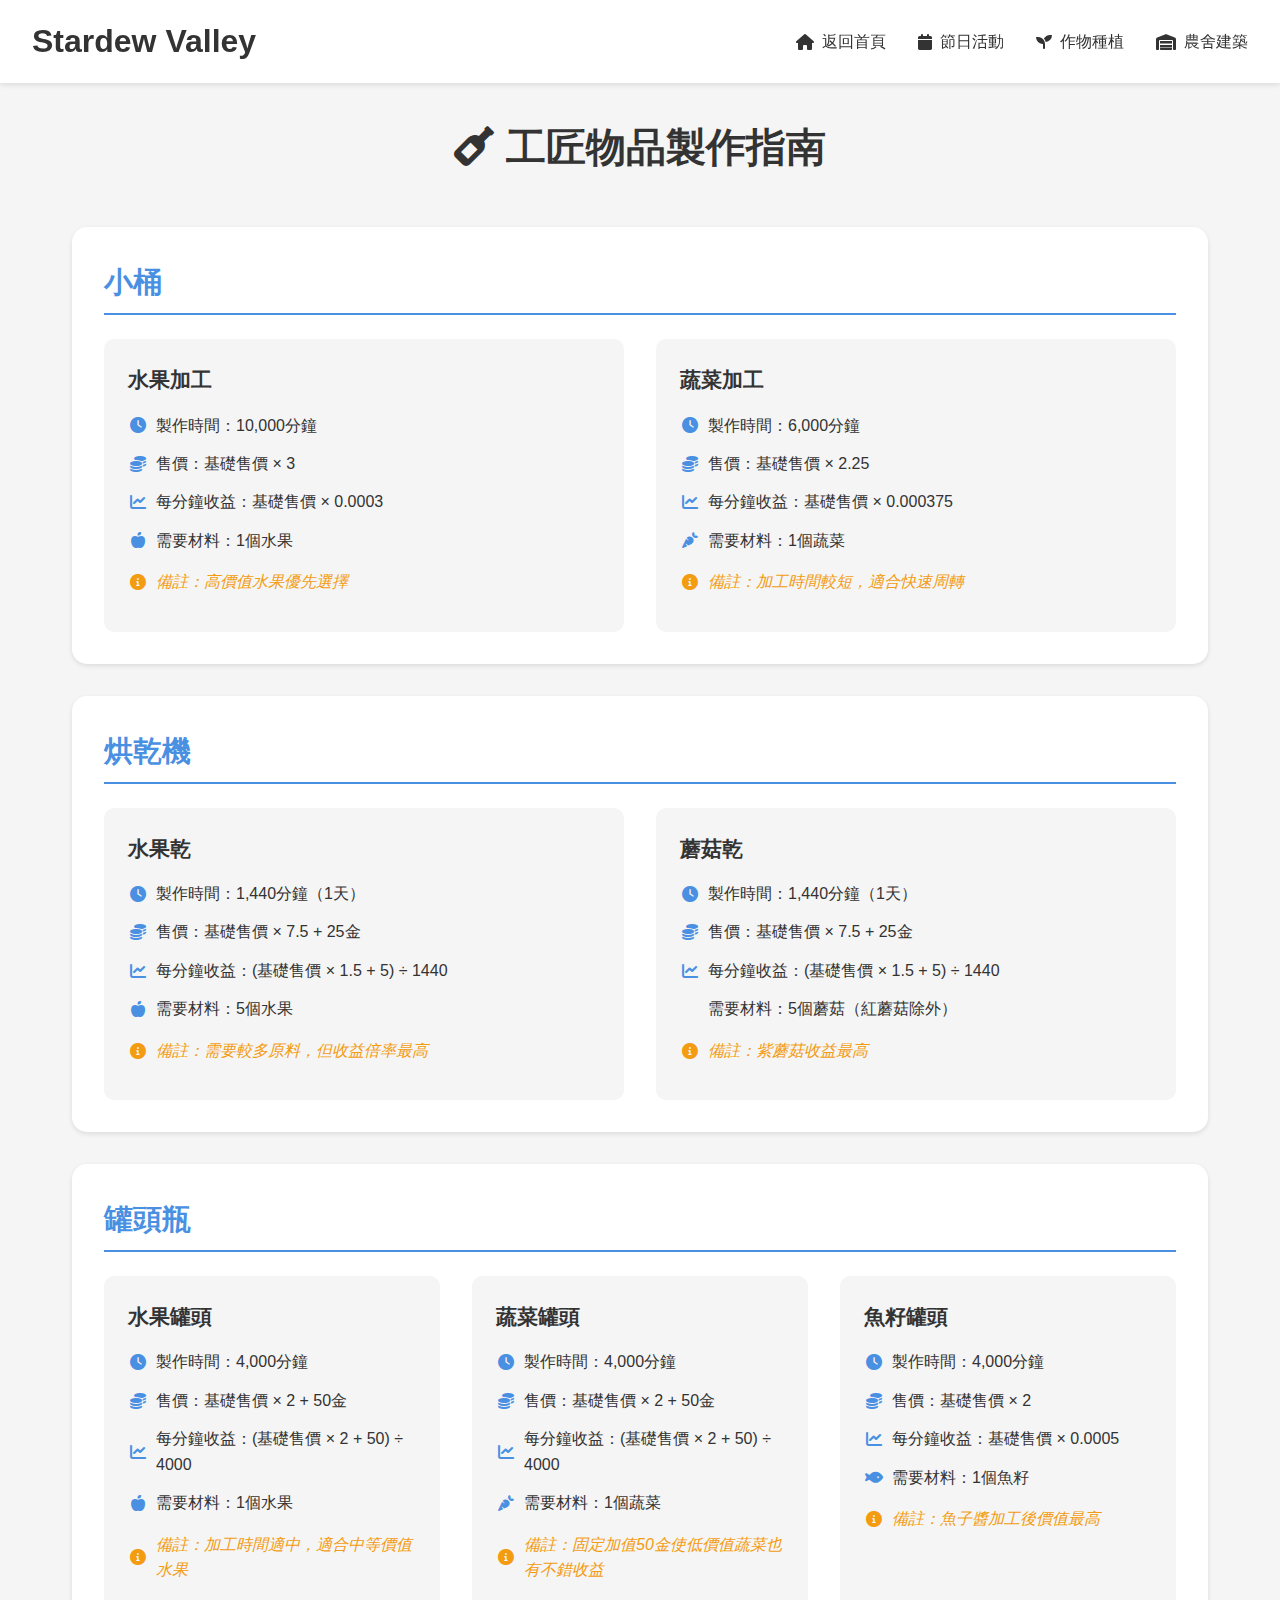
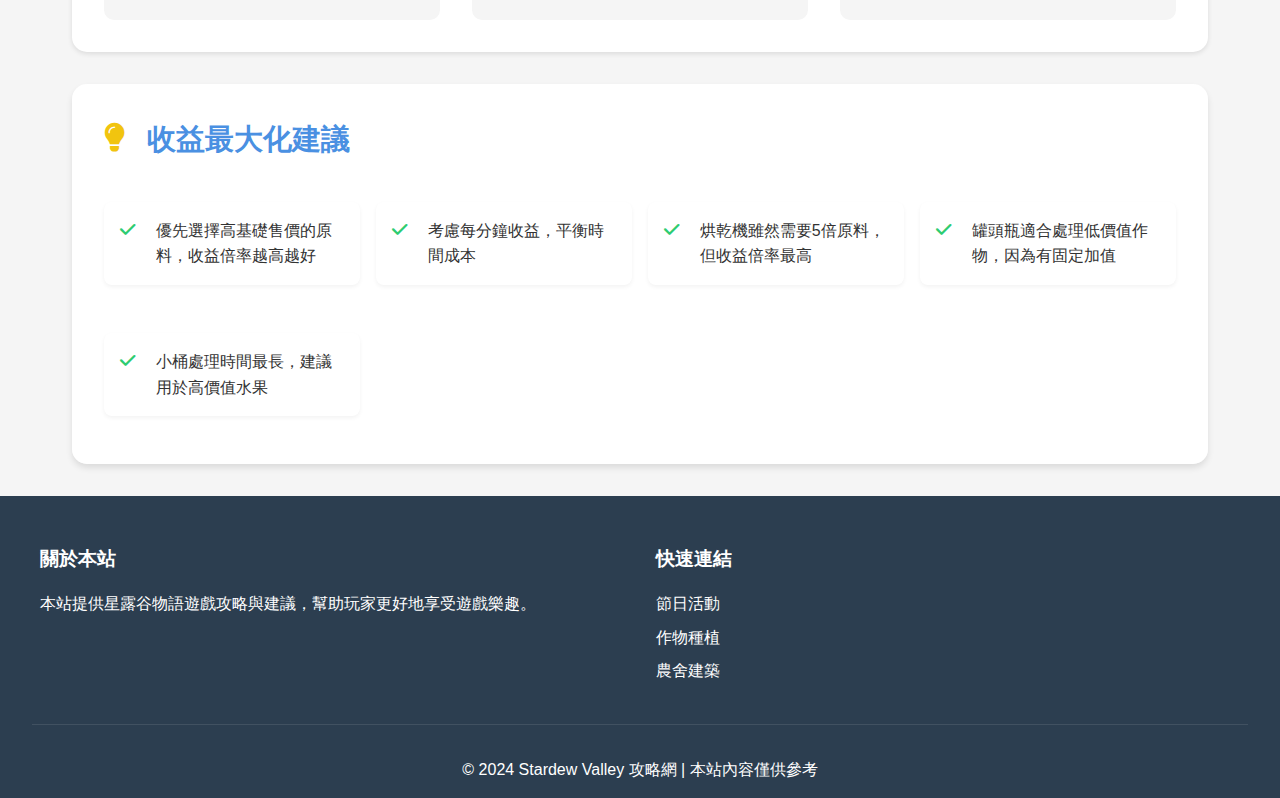
<file: guides/artisan.html>
<!DOCTYPE html>
<html lang="zh">
<head>
    <meta charset="UTF-8">
    <meta name="viewport" content="width=device-width, initial-scale=1.0">
    <title>工匠物品指南 - Stardew Valley 攻略</title>
    <link rel="stylesheet" href="../styles.css">
    <link rel="stylesheet" href="https://cdnjs.cloudflare.com/ajax/libs/font-awesome/6.0.0/css/all.min.css">
</head>
<body>
    <!-- 導航欄 -->
    <nav class="navbar">
        <div class="nav-logo">
            <h1>Stardew Valley</h1>
        </div>
        <ul class="nav-links">
            <li><a href="../index.html"><i class="fas fa-home"></i> 返回首頁</a></li>
            <li><a href="festival.html"><i class="fas fa-calendar"></i> 節日活動</a></li>
            <li><a href="crops.html"><i class="fas fa-seedling"></i> 作物種植</a></li>
            <li><a href="barn.html"><i class="fas fa-warehouse"></i> 農舍建築</a></li>
        </ul>
    </nav>

    <main class="guide-content">
        <h1><i class="fas fa-wine-bottle"></i> 工匠物品製作指南</h1>

        <section class="machine-section">
            <h2>小桶</h2>
            <div class="machine-info">
                <div class="recipe-card">
                    <h3>水果加工</h3>
                    <ul>
                        <li><i class="fas fa-clock"></i> 製作時間：10,000分鐘</li>
                        <li><i class="fas fa-coins"></i> 售價：基礎售價 × 3</li>
                        <li><i class="fas fa-chart-line"></i> 每分鐘收益：基礎售價 × 0.0003</li>
                        <li><i class="fas fa-apple-alt"></i> 需要材料：1個水果</li>
                        <li class="note"><i class="fas fa-info-circle"></i> 備註：高價值水果優先選擇</li>
                    </ul>
                </div>
                <div class="recipe-card">
                    <h3>蔬菜加工</h3>
                    <ul>
                        <li><i class="fas fa-clock"></i> 製作時間：6,000分鐘</li>
                        <li><i class="fas fa-coins"></i> 售價：基礎售價 × 2.25</li>
                        <li><i class="fas fa-chart-line"></i> 每分鐘收益：基礎售價 × 0.000375</li>
                        <li><i class="fas fa-carrot"></i> 需要材料：1個蔬菜</li>
                        <li class="note"><i class="fas fa-info-circle"></i> 備註：加工時間較短，適合快速周轉</li>
                    </ul>
                </div>
            </div>
        </section>

        <section class="machine-section">
            <h2>烘乾機</h2>
            <div class="machine-info">
                <div class="recipe-card">
                    <h3>水果乾</h3>
                    <ul>
                        <li><i class="fas fa-clock"></i> 製作時間：1,440分鐘（1天）</li>
                        <li><i class="fas fa-coins"></i> 售價：基礎售價 × 7.5 + 25金</li>
                        <li><i class="fas fa-chart-line"></i> 每分鐘收益：(基礎售價 × 1.5 + 5) ÷ 1440</li>
                        <li><i class="fas fa-apple-alt"></i> 需要材料：5個水果</li>
                        <li class="note"><i class="fas fa-info-circle"></i> 備註：需要較多原料，但收益倍率最高</li>
                    </ul>
                </div>
                <div class="recipe-card">
                    <h3>蘑菇乾</h3>
                    <ul>
                        <li><i class="fas fa-clock"></i> 製作時間：1,440分鐘（1天）</li>
                        <li><i class="fas fa-coins"></i> 售價：基礎售價 × 7.5 + 25金</li>
                        <li><i class="fas fa-chart-line"></i> 每分鐘收益：(基礎售價 × 1.5 + 5) ÷ 1440</li>
                        <li><i class="fas fa-mushroom"></i> 需要材料：5個蘑菇（紅蘑菇除外）</li>
                        <li class="note"><i class="fas fa-info-circle"></i> 備註：紫蘑菇收益最高</li>
                    </ul>
                </div>
            </div>
        </section>

        <section class="machine-section">
            <h2>罐頭瓶</h2>
            <div class="machine-info">
                <div class="recipe-card">
                    <h3>水果罐頭</h3>
                    <ul>
                        <li><i class="fas fa-clock"></i> 製作時間：4,000分鐘</li>
                        <li><i class="fas fa-coins"></i> 售價：基礎售價 × 2 + 50金</li>
                        <li><i class="fas fa-chart-line"></i> 每分鐘收益：(基礎售價 × 2 + 50) ÷ 4000</li>
                        <li><i class="fas fa-apple-alt"></i> 需要材料：1個水果</li>
                        <li class="note"><i class="fas fa-info-circle"></i> 備註：加工時間適中，適合中等價值水果</li>
                    </ul>
                </div>
                <div class="recipe-card">
                    <h3>蔬菜罐頭</h3>
                    <ul>
                        <li><i class="fas fa-clock"></i> 製作時間：4,000分鐘</li>
                        <li><i class="fas fa-coins"></i> 售價：基礎售價 × 2 + 50金</li>
                        <li><i class="fas fa-chart-line"></i> 每分鐘收益：(基礎售價 × 2 + 50) ÷ 4000</li>
                        <li><i class="fas fa-carrot"></i> 需要材料：1個蔬菜</li>
                        <li class="note"><i class="fas fa-info-circle"></i> 備註：固定加值50金使低價值蔬菜也有不錯收益</li>
                    </ul>
                </div>
                <div class="recipe-card">
                    <h3>魚籽罐頭</h3>
                    <ul>
                        <li><i class="fas fa-clock"></i> 製作時間：4,000分鐘</li>
                        <li><i class="fas fa-coins"></i> 售價：基礎售價 × 2</li>
                        <li><i class="fas fa-chart-line"></i> 每分鐘收益：基礎售價 × 0.0005</li>
                        <li><i class="fas fa-fish"></i> 需要材料：1個魚籽</li>
                        <li class="note"><i class="fas fa-info-circle"></i> 備註：魚子醬加工後價值最高</li>
                    </ul>
                </div>
            </div>
        </section>

        <section class="tips-section">
            <h2><i class="fas fa-lightbulb"></i> 收益最大化建議</h2>
            <div class="tips-content">
                <ul>
                    <li><i class="fas fa-check"></i> 優先選擇高基礎售價的原料，收益倍率越高越好</li>
                    <li><i class="fas fa-check"></i> 考慮每分鐘收益，平衡時間成本</li>
                    <li><i class="fas fa-check"></i> 烘乾機雖然需要5倍原料，但收益倍率最高</li>
                    <li><i class="fas fa-check"></i> 罐頭瓶適合處理低價值作物，因為有固定加值</li>
                    <li><i class="fas fa-check"></i> 小桶處理時間最長，建議用於高價值水果</li>
                </ul>
            </div>
        </section>
    </main>

    <footer>
        <div class="footer-content">
            <div class="footer-section">
                <h3>關於本站</h3>
                <p>本站提供星露谷物語遊戲攻略與建議，幫助玩家更好地享受遊戲樂趣。</p>
            </div>
            <div class="footer-section">
                <h3>快速連結</h3>
                <ul>
                    <li><a href="festival.html">節日活動</a></li>
                    <li><a href="crops.html">作物種植</a></li>
                    <li><a href="barn.html">農舍建築</a></li>
                </ul>
            </div>
        </div>
        <div class="footer-bottom">
            <p>© 2024 Stardew Valley 攻略網 | 本站內容僅供參考</p>
        </div>
    </footer>
</body>
</html>
</file>
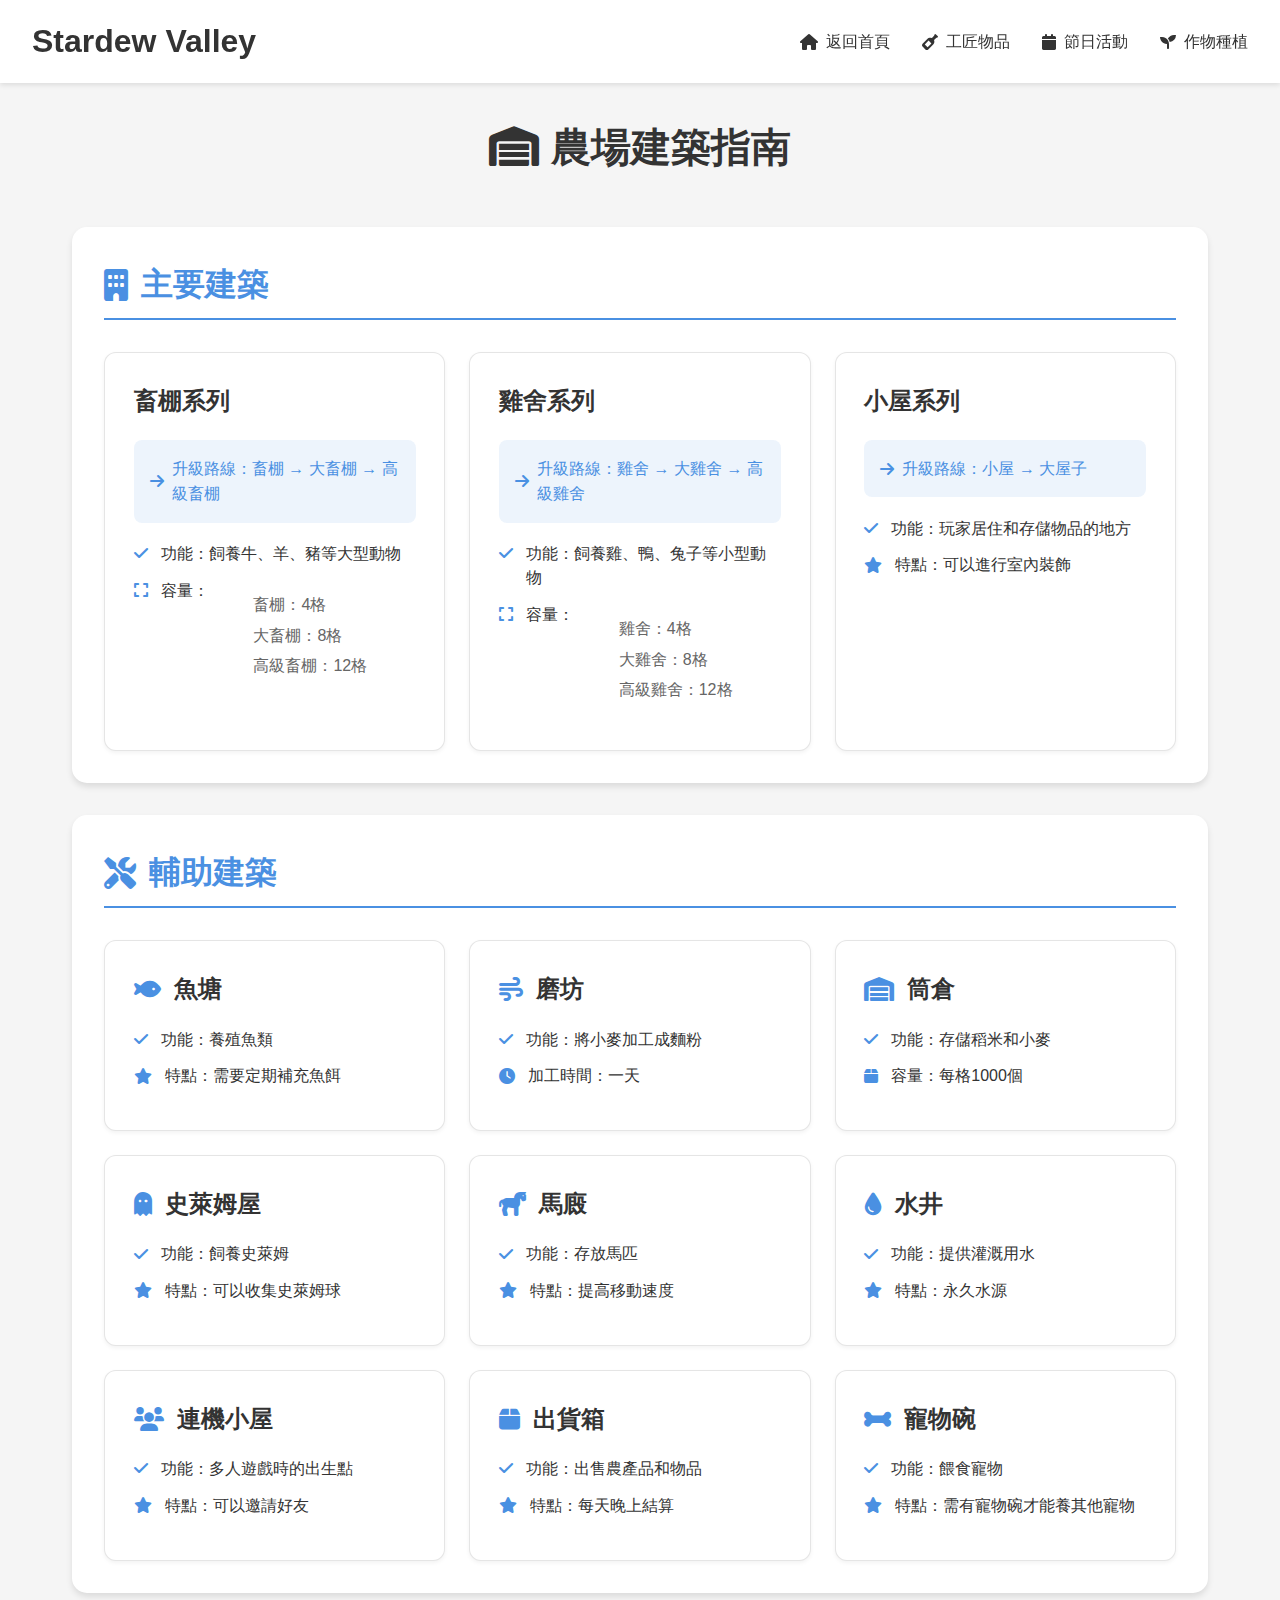
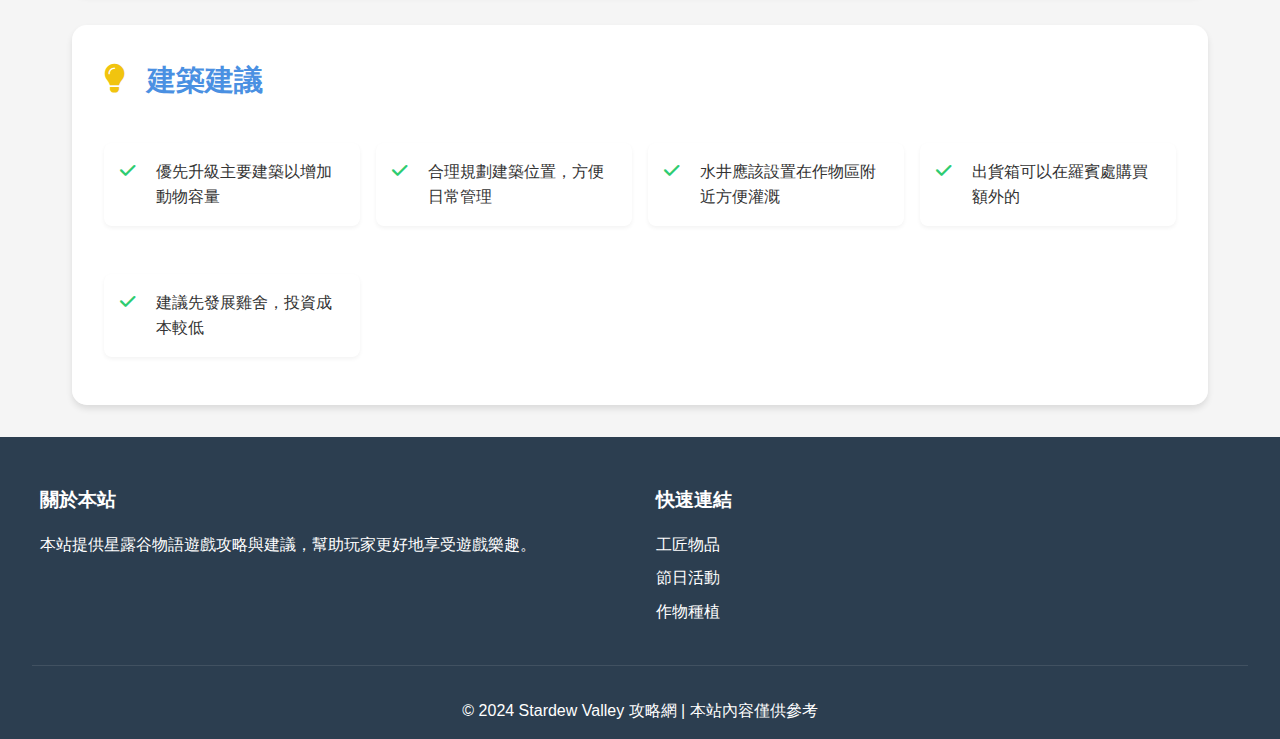
<file: guides/barn.html>
<!DOCTYPE html>
<html lang="zh">
<head>
    <meta charset="UTF-8">
    <meta name="viewport" content="width=device-width, initial-scale=1.0">
    <title>農場建築指南 - Stardew Valley 攻略</title>
    <link rel="stylesheet" href="../styles.css">
    <link rel="stylesheet" href="https://cdnjs.cloudflare.com/ajax/libs/font-awesome/6.0.0/css/all.min.css">
</head>
<body>
    <!-- 導航欄 -->
    <nav class="navbar">
        <div class="nav-logo">
            <h1>Stardew Valley</h1>
        </div>
        <button class="menu-toggle" onclick="toggleMenu()">
            <i class="fas fa-bars"></i>
        </button>
        <ul class="nav-links">
            <li><a href="../index.html"><i class="fas fa-home"></i> 返回首頁</a></li>
            <li><a href="artisan.html"><i class="fas fa-wine-bottle"></i> 工匠物品</a></li>
            <li><a href="festival.html"><i class="fas fa-calendar"></i> 節日活動</a></li>
            <li><a href="crops.html"><i class="fas fa-seedling"></i> 作物種植</a></li>
        </ul>
    </nav>

    <main class="guide-content">
        <h1><i class="fas fa-warehouse"></i> 農場建築指南</h1>

        <section class="building-section">
            <h2><i class="fas fa-building"></i> 主要建築</h2>
            
            <div class="building-cards">
                <div class="building-card">
                    <h3>畜棚系列</h3>
                    <div class="upgrade-path">
                        <p><i class="fas fa-arrow-right"></i> 升級路線：畜棚 → 大畜棚 → 高級畜棚</p>
                    </div>
                    <ul>
                        <li><i class="fas fa-check"></i> 功能：飼養牛、羊、豬等大型動物</li>
                        <li><i class="fas fa-expand"></i> 容量：
                            <ul>
                                <li>畜棚：4格</li>
                                <li>大畜棚：8格</li>
                                <li>高級畜棚：12格</li>
                            </ul>
                        </li>
                    </ul>
                </div>

                <div class="building-card">
                    <h3>雞舍系列</h3>
                    <div class="upgrade-path">
                        <p><i class="fas fa-arrow-right"></i> 升級路線：雞舍 → 大雞舍 → 高級雞舍</p>
                    </div>
                    <ul>
                        <li><i class="fas fa-check"></i> 功能：飼養雞、鴨、兔子等小型動物</li>
                        <li><i class="fas fa-expand"></i> 容量：
                            <ul>
                                <li>雞舍：4格</li>
                                <li>大雞舍：8格</li>
                                <li>高級雞舍：12格</li>
                            </ul>
                        </li>
                    </ul>
                </div>

                <div class="building-card">
                    <h3>小屋系列</h3>
                    <div class="upgrade-path">
                        <p><i class="fas fa-arrow-right"></i> 升級路線：小屋 → 大屋子</p>
                    </div>
                    <ul>
                        <li><i class="fas fa-check"></i> 功能：玩家居住和存儲物品的地方</li>
                        <li><i class="fas fa-star"></i> 特點：可以進行室內裝飾</li>
                    </ul>
                </div>
            </div>
        </section>

        <section class="building-section">
            <h2><i class="fas fa-tools"></i> 輔助建築</h2>
            
            <div class="building-cards">
                <div class="building-card">
                    <h3><i class="fas fa-fish"></i> 魚塘</h3>
                    <ul>
                        <li><i class="fas fa-check"></i> 功能：養殖魚類</li>
                        <li><i class="fas fa-star"></i> 特點：需要定期補充魚餌</li>
                    </ul>
                </div>

                <div class="building-card">
                    <h3><i class="fas fa-wind"></i> 磨坊</h3>
                    <ul>
                        <li><i class="fas fa-check"></i> 功能：將小麥加工成麵粉</li>
                        <li><i class="fas fa-clock"></i> 加工時間：一天</li>
                    </ul>
                </div>

                <div class="building-card">
                    <h3><i class="fas fa-warehouse"></i> 筒倉</h3>
                    <ul>
                        <li><i class="fas fa-check"></i> 功能：存儲稻米和小麥</li>
                        <li><i class="fas fa-box"></i> 容量：每格1000個</li>
                    </ul>
                </div>

                <div class="building-card">
                    <h3><i class="fas fa-ghost"></i> 史萊姆屋</h3>
                    <ul>
                        <li><i class="fas fa-check"></i> 功能：飼養史萊姆</li>
                        <li><i class="fas fa-star"></i> 特點：可以收集史萊姆球</li>
                    </ul>
                </div>

                <div class="building-card">
                    <h3><i class="fas fa-horse"></i> 馬廄</h3>
                    <ul>
                        <li><i class="fas fa-check"></i> 功能：存放馬匹</li>
                        <li><i class="fas fa-star"></i> 特點：提高移動速度</li>
                    </ul>
                </div>

                <div class="building-card">
                    <h3><i class="fas fa-tint"></i> 水井</h3>
                    <ul>
                        <li><i class="fas fa-check"></i> 功能：提供灌溉用水</li>
                        <li><i class="fas fa-star"></i> 特點：永久水源</li>
                    </ul>
                </div>

                <div class="building-card">
                    <h3><i class="fas fa-users"></i> 連機小屋</h3>
                    <ul>
                        <li><i class="fas fa-check"></i> 功能：多人遊戲時的出生點</li>
                        <li><i class="fas fa-star"></i> 特點：可以邀請好友</li>
                    </ul>
                </div>

                <div class="building-card">
                    <h3><i class="fas fa-box"></i> 出貨箱</h3>
                    <ul>
                        <li><i class="fas fa-check"></i> 功能：出售農產品和物品</li>
                        <li><i class="fas fa-star"></i> 特點：每天晚上結算</li>
                    </ul>
                </div>

                <div class="building-card">
                    <h3><i class="fas fa-bone"></i> 寵物碗</h3>
                    <ul>
                        <li><i class="fas fa-check"></i> 功能：餵食寵物</li>
                        <li><i class="fas fa-star"></i> 特點：需有寵物碗才能養其他寵物</li>
                    </ul>
                </div>
            </div>
        </section>

        <section class="tips-section">
            <h2><i class="fas fa-lightbulb"></i> 建築建議</h2>
            <div class="tips-content">
                <ul>
                    <li><i class="fas fa-check"></i> 優先升級主要建築以增加動物容量</li>
                    <li><i class="fas fa-check"></i> 合理規劃建築位置，方便日常管理</li>
                    <li><i class="fas fa-check"></i> 水井應該設置在作物區附近方便灌溉</li>
                    <li><i class="fas fa-check"></i> 出貨箱可以在羅賓處購買額外的</li>
                    <li><i class="fas fa-check"></i> 建議先發展雞舍，投資成本較低</li>
                </ul>
            </div>
        </section>
    </main>

    <footer>
        <div class="footer-content">
            <div class="footer-section">
                <h3>關於本站</h3>
                <p>本站提供星露谷物語遊戲攻略與建議，幫助玩家更好地享受遊戲樂趣。</p>
            </div>
            <div class="footer-section">
                <h3>快速連結</h3>
                <ul>
                    <li><a href="artisan.html">工匠物品</a></li>
                    <li><a href="festival.html">節日活動</a></li>
                    <li><a href="crops.html">作物種植</a></li>
                </ul>
            </div>
        </div>
        <div class="footer-bottom">
            <p>© 2024 Stardew Valley 攻略網 | 本站內容僅供參考</p>
        </div>
    </footer>

    <script>
    function toggleMenu() {
        const navLinks = document.querySelector('.nav-links');
        navLinks.classList.toggle('active');
    }
    </script>
</body>
</html>
</file>
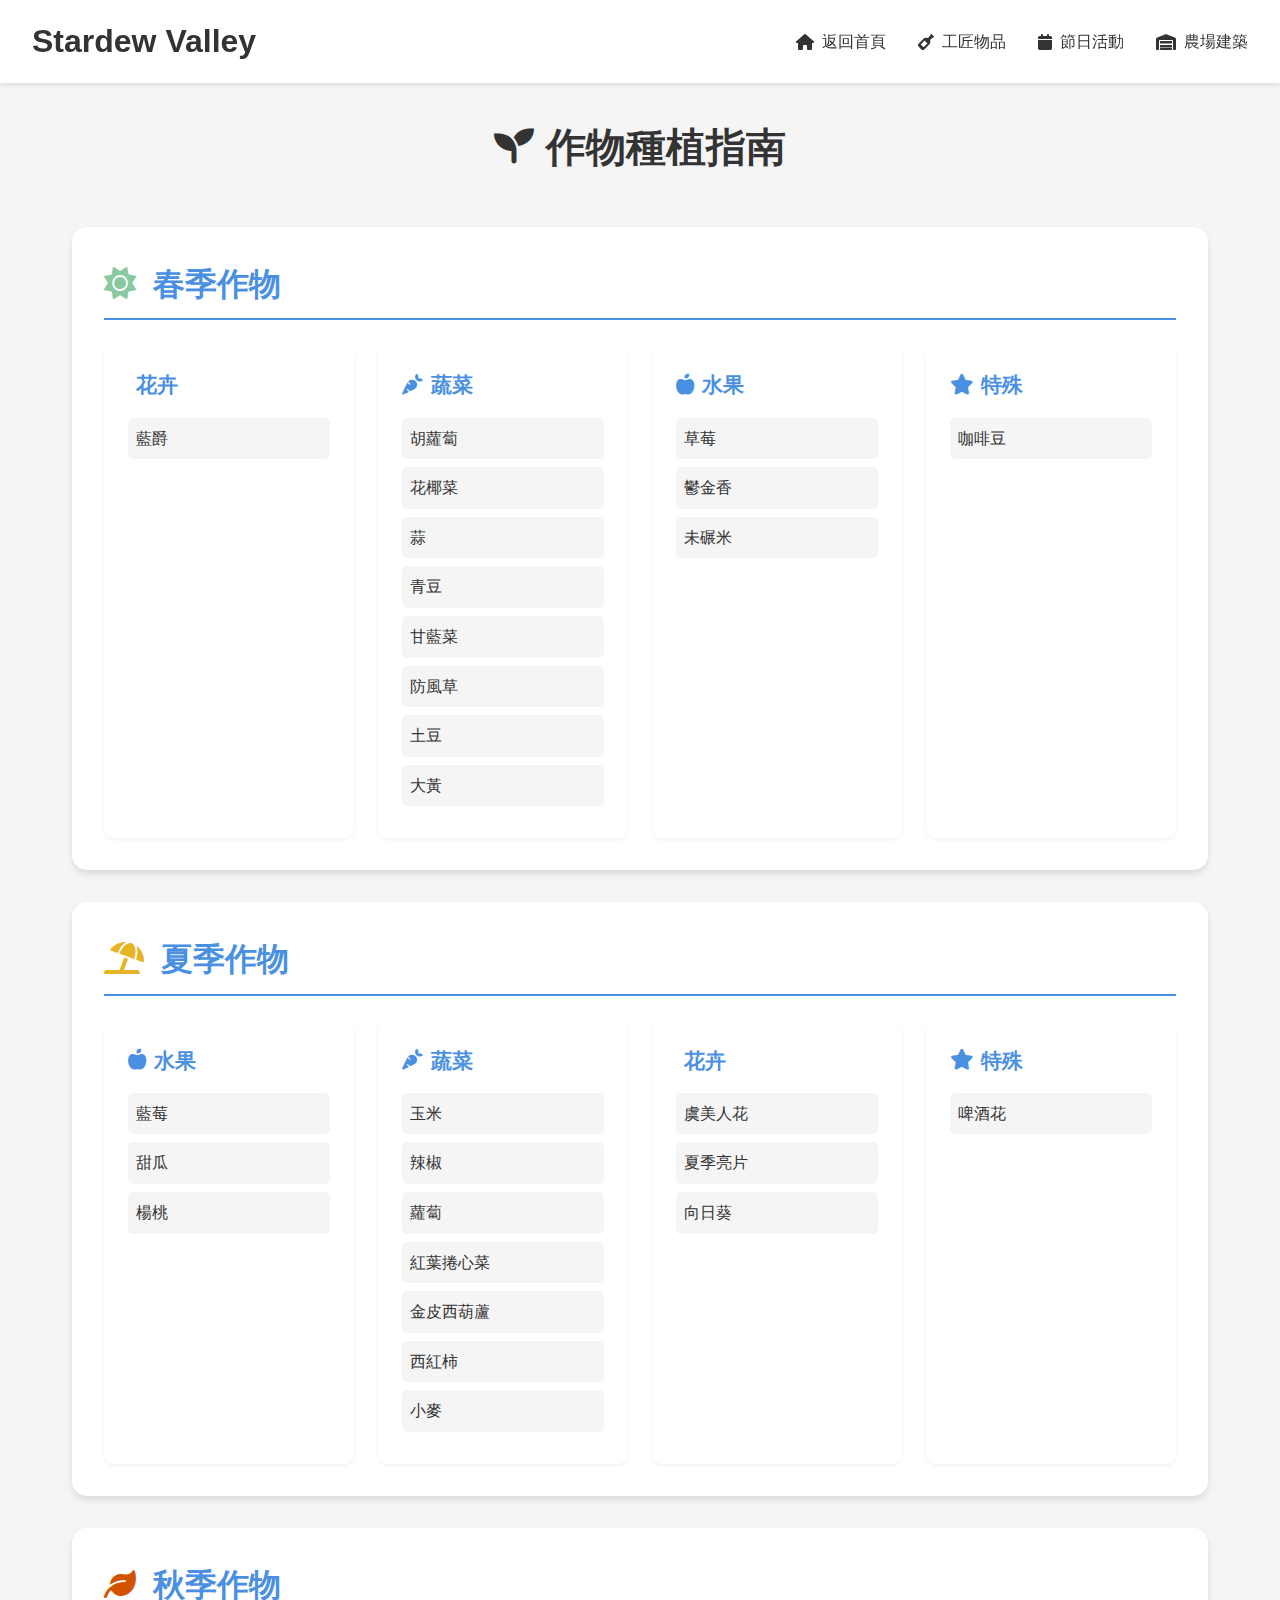
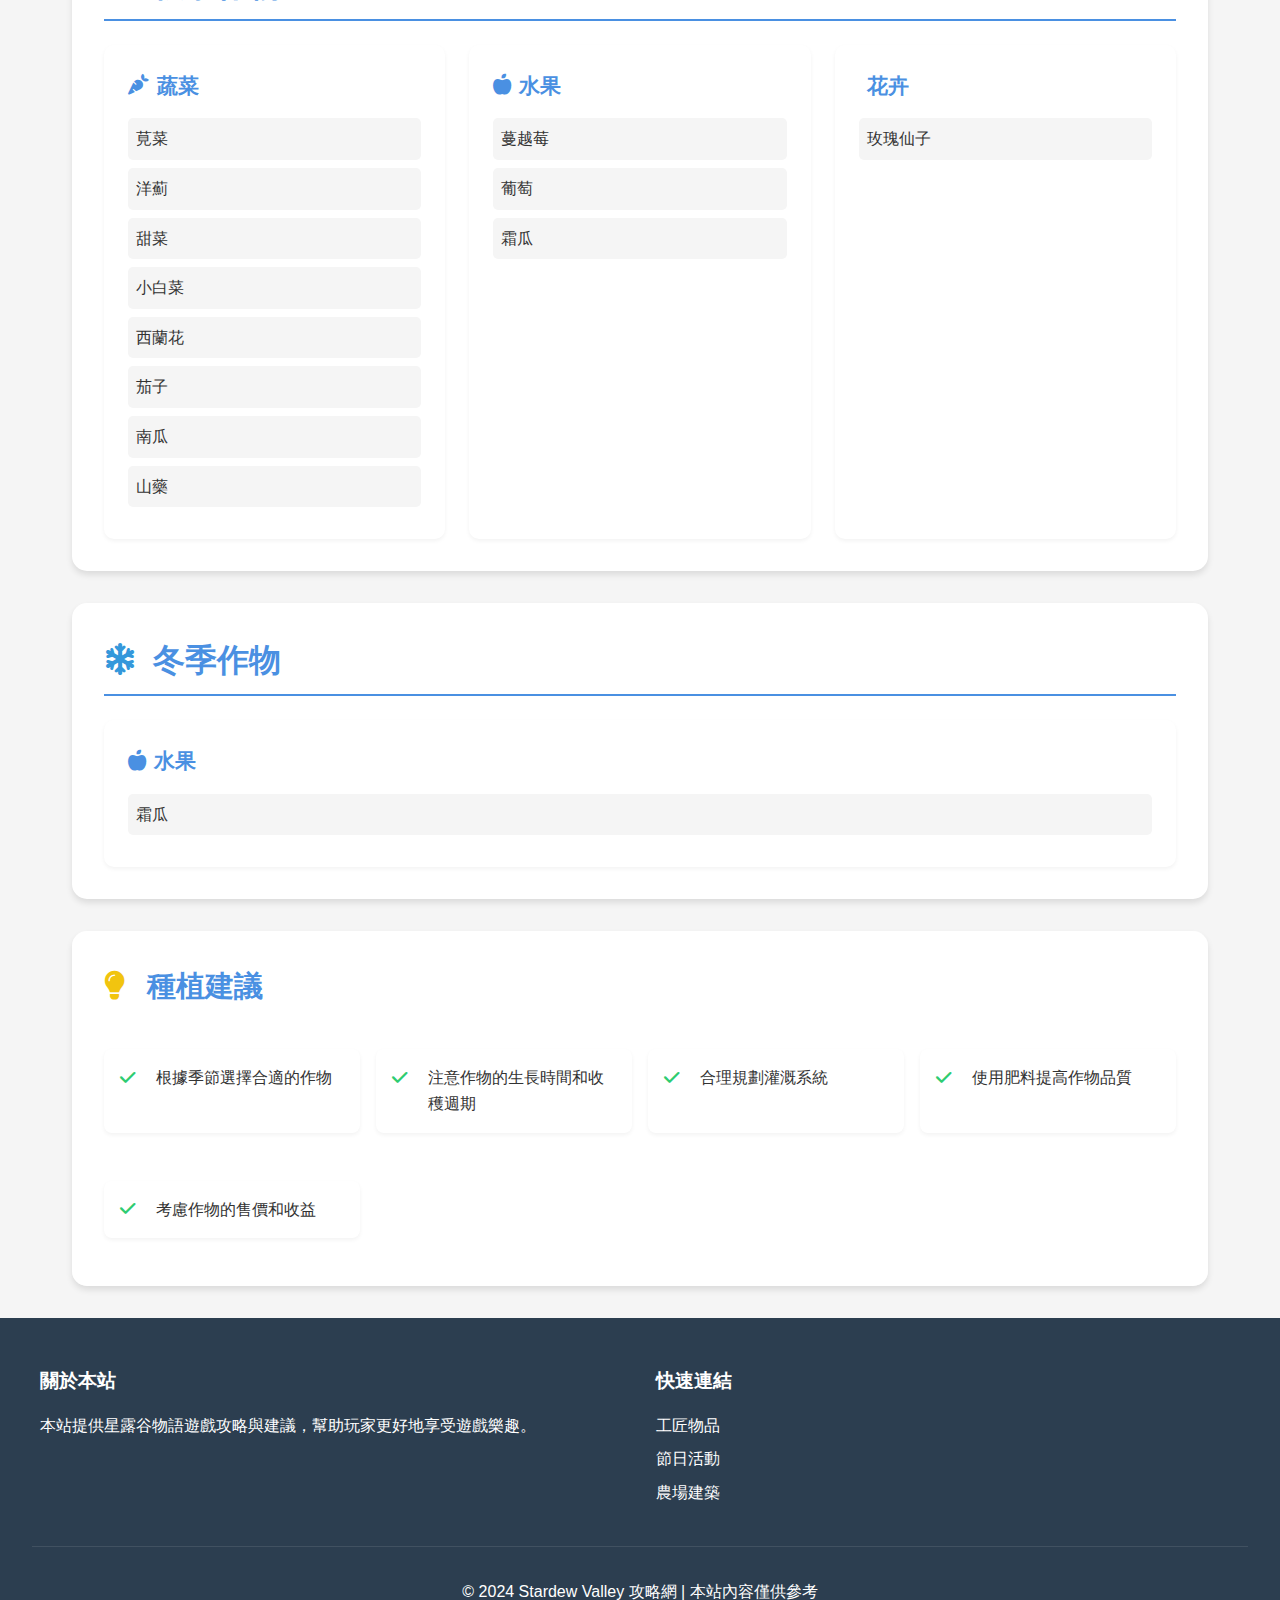
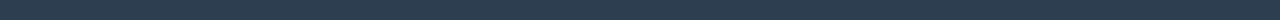
<file: guides/crops.html>
<!DOCTYPE html>
<html lang="zh">
<head>
    <meta charset="UTF-8">
    <meta name="viewport" content="width=device-width, initial-scale=1.0">
    <title>作物種植指南 - Stardew Valley 攻略</title>
    <link rel="stylesheet" href="../styles.css">
    <link rel="stylesheet" href="https://cdnjs.cloudflare.com/ajax/libs/font-awesome/6.0.0/css/all.min.css">
</head>
<body>
    <nav class="navbar">
        <div class="nav-logo">
            <h1>Stardew Valley</h1>
        </div>
        <button class="menu-toggle" onclick="toggleMenu()">
            <i class="fas fa-bars"></i>
        </button>
        <ul class="nav-links">
            <li><a href="../index.html"><i class="fas fa-home"></i> 返回首頁</a></li>
            <li><a href="artisan.html"><i class="fas fa-wine-bottle"></i> 工匠物品</a></li>
            <li><a href="festival.html"><i class="fas fa-calendar"></i> 節日活動</a></li>
            <li><a href="barn.html"><i class="fas fa-warehouse"></i> 農場建築</a></li>
        </ul>
    </nav>

    <main class="guide-content">
        <h1><i class="fas fa-seedling"></i> 作物種植指南</h1>

        <section class="season-section">
            <h2><i class="fas fa-sun"></i> 春季作物</h2>
            <div class="crop-categories">
                <div class="crop-category">
                    <h3><i class="fas fa-flower"></i> 花卉</h3>
                    <ul>
                        <li>藍爵</li>
                    </ul>
                </div>
                <div class="crop-category">
                    <h3><i class="fas fa-carrot"></i> 蔬菜</h3>
                    <ul>
                        <li>胡蘿蔔</li>
                        <li>花椰菜</li>
                        <li>蒜</li>
                        <li>青豆</li>
                        <li>甘藍菜</li>
                        <li>防風草</li>
                        <li>土豆</li>
                        <li>大黃</li>
                    </ul>
                </div>
                <div class="crop-category">
                    <h3><i class="fas fa-apple-alt"></i> 水果</h3>
                    <ul>
                        <li>草莓</li>
                        <li>鬱金香</li>
                        <li>未碾米</li>
                    </ul>
                </div>
                <div class="crop-category">
                    <h3><i class="fas fa-star"></i> 特殊</h3>
                    <ul>
                        <li>咖啡豆</li>
                    </ul>
                </div>
            </div>
        </section>

        <section class="season-section">
            <h2><i class="fas fa-umbrella-beach"></i> 夏季作物</h2>
            <div class="crop-categories">
                <div class="crop-category">
                    <h3><i class="fas fa-apple-alt"></i> 水果</h3>
                    <ul>
                        <li>藍莓</li>
                        <li>甜瓜</li>
                        <li>楊桃</li>
                    </ul>
                </div>
                <div class="crop-category">
                    <h3><i class="fas fa-carrot"></i> 蔬菜</h3>
                    <ul>
                        <li>玉米</li>
                        <li>辣椒</li>
                        <li>蘿蔔</li>
                        <li>紅葉捲心菜</li>
                        <li>金皮西葫蘆</li>
                        <li>西紅柿</li>
                        <li>小麥</li>
                    </ul>
                </div>
                <div class="crop-category">
                    <h3><i class="fas fa-flower"></i> 花卉</h3>
                    <ul>
                        <li>虞美人花</li>
                        <li>夏季亮片</li>
                        <li>向日葵</li>
                    </ul>
                </div>
                <div class="crop-category">
                    <h3><i class="fas fa-star"></i> 特殊</h3>
                    <ul>
                        <li>啤酒花</li>
                    </ul>
                </div>
            </div>
        </section>

        <section class="season-section">
            <h2><i class="fas fa-leaf"></i> 秋季作物</h2>
            <div class="crop-categories">
                <div class="crop-category">
                    <h3><i class="fas fa-carrot"></i> 蔬菜</h3>
                    <ul>
                        <li>莧菜</li>
                        <li>洋薊</li>
                        <li>甜菜</li>
                        <li>小白菜</li>
                        <li>西蘭花</li>
                        <li>茄子</li>
                        <li>南瓜</li>
                        <li>山藥</li>
                    </ul>
                </div>
                <div class="crop-category">
                    <h3><i class="fas fa-apple-alt"></i> 水果</h3>
                    <ul>
                        <li>蔓越莓</li>
                        <li>葡萄</li>
                        <li>霜瓜</li>
                    </ul>
                </div>
                <div class="crop-category">
                    <h3><i class="fas fa-flower"></i> 花卉</h3>
                    <ul>
                        <li>玫瑰仙子</li>
                    </ul>
                </div>
            </div>
        </section>

        <section class="season-section">
            <h2><i class="fas fa-snowflake"></i> 冬季作物</h2>
            <div class="crop-categories">
                <div class="crop-category">
                    <h3><i class="fas fa-apple-alt"></i> 水果</h3>
                    <ul>
                        <li>霜瓜</li>
                    </ul>
                </div>
            </div>
        </section>

        <section class="tips-section">
            <h2><i class="fas fa-lightbulb"></i> 種植建議</h2>
            <div class="tips-content">
                <ul>
                    <li><i class="fas fa-check"></i> 根據季節選擇合適的作物</li>
                    <li><i class="fas fa-check"></i> 注意作物的生長時間和收穫週期</li>
                    <li><i class="fas fa-check"></i> 合理規劃灌溉系統</li>
                    <li><i class="fas fa-check"></i> 使用肥料提高作物品質</li>
                    <li><i class="fas fa-check"></i> 考慮作物的售價和收益</li>
                </ul>
            </div>
        </section>
    </main>

    <footer>
        <div class="footer-content">
            <div class="footer-section">
                <h3>關於本站</h3>
                <p>本站提供星露谷物語遊戲攻略與建議，幫助玩家更好地享受遊戲樂趣。</p>
            </div>
            <div class="footer-section">
                <h3>快速連結</h3>
                <ul>
                    <li><a href="artisan.html">工匠物品</a></li>
                    <li><a href="festival.html">節日活動</a></li>
                    <li><a href="barn.html">農場建築</a></li>
                </ul>
            </div>
        </div>
        <div class="footer-bottom">
            <p>© 2024 Stardew Valley 攻略網 | 本站內容僅供參考</p>
        </div>
    </footer>

    <script>
    function toggleMenu() {
        const navLinks = document.querySelector('.nav-links');
        navLinks.classList.toggle('active');
    }
    </script>
</body>
</html>
</file>
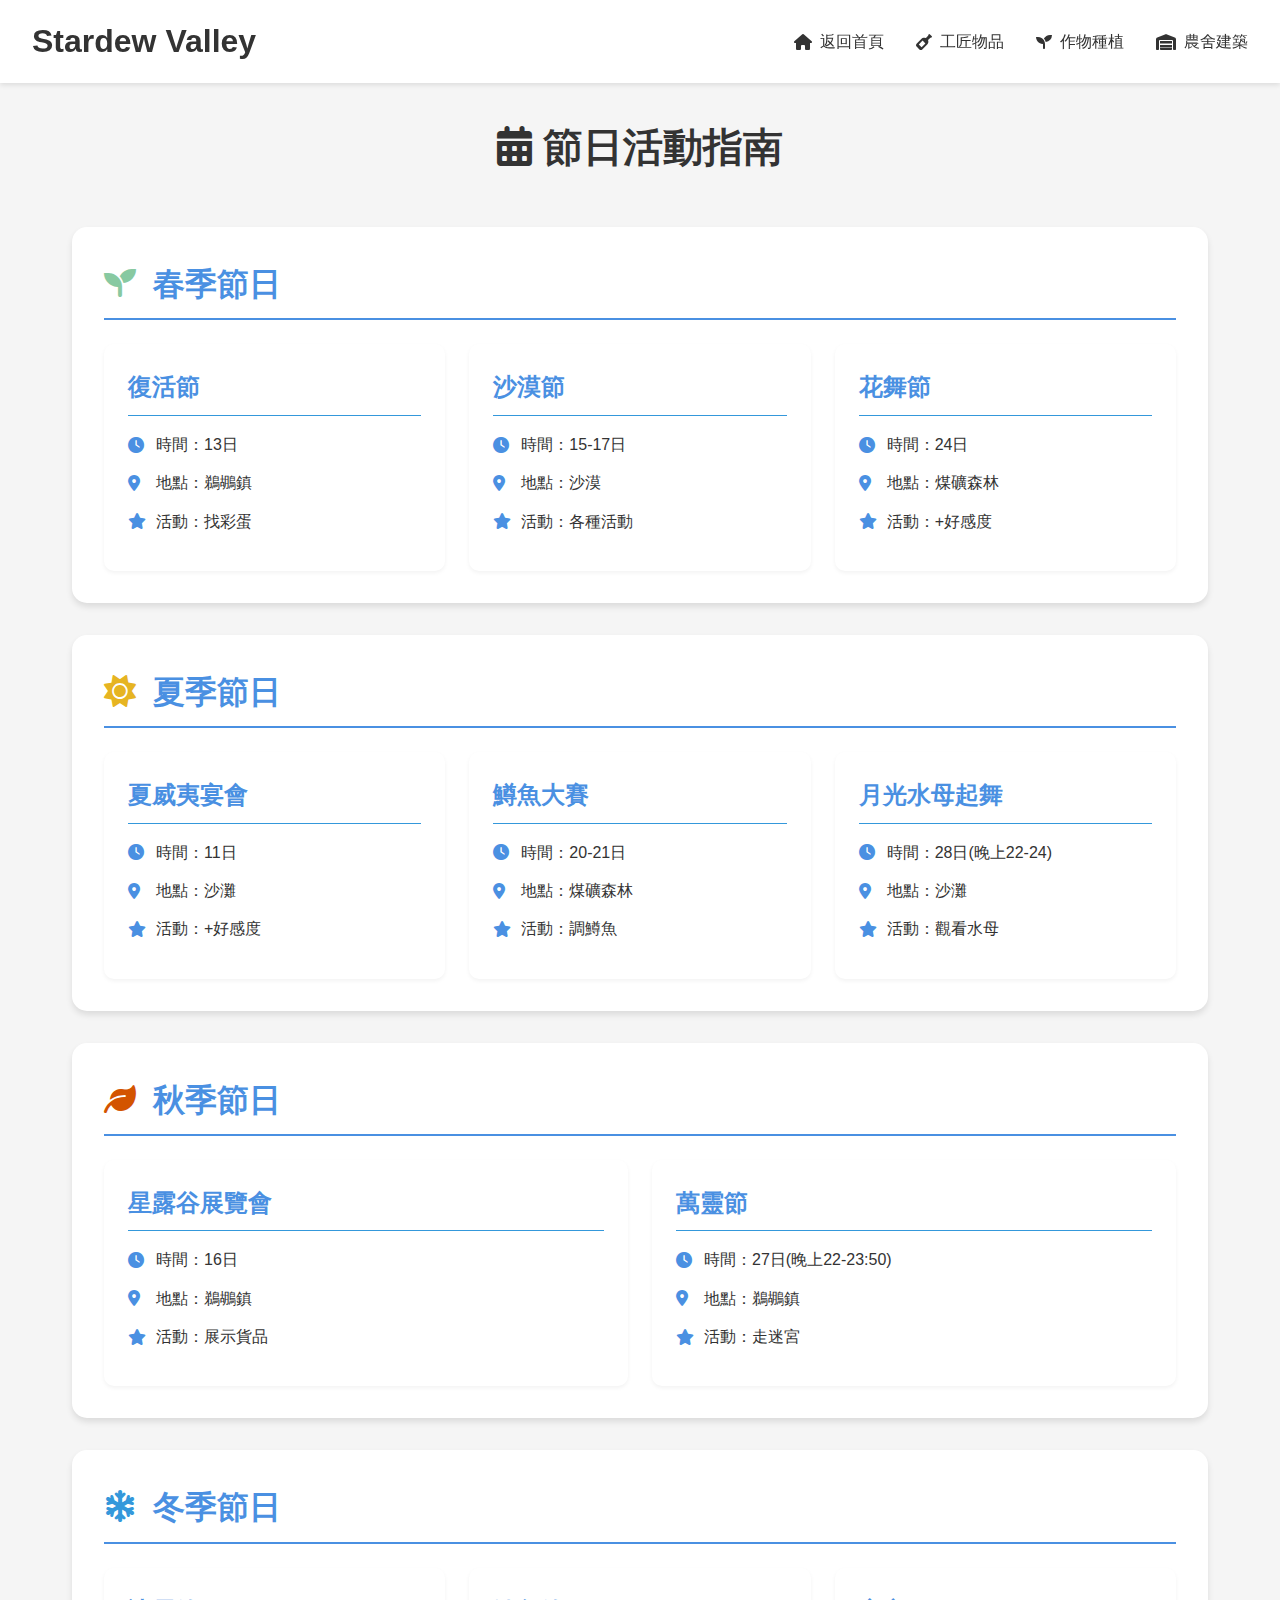
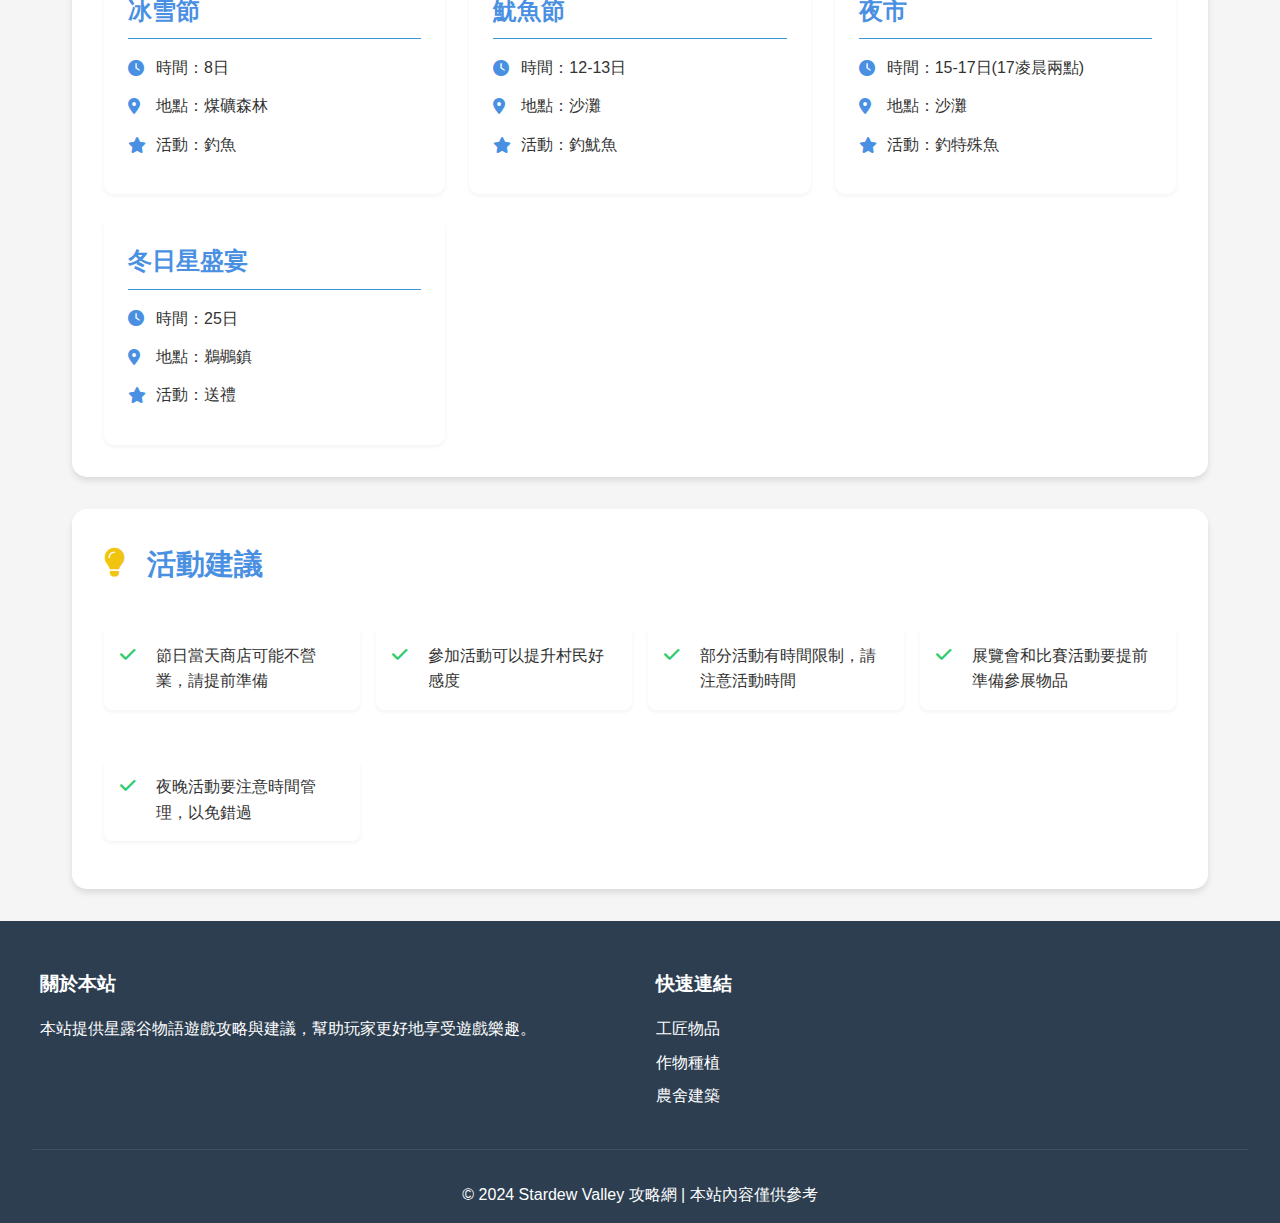
<file: guides/festival.html>
<!DOCTYPE html>
<html lang="zh">
<head>
    <meta charset="UTF-8">
    <meta name="viewport" content="width=device-width, initial-scale=1.0">
    <title>節日活動指南 - Stardew Valley 攻略</title>
    <link rel="stylesheet" href="../styles.css">
    <link rel="stylesheet" href="https://cdnjs.cloudflare.com/ajax/libs/font-awesome/6.0.0/css/all.min.css">
</head>
<body>
    <!-- 導航欄 -->
    <nav class="navbar">
        <div class="nav-logo">
            <h1>Stardew Valley</h1>
        </div>
        <ul class="nav-links">
            <li><a href="../index.html"><i class="fas fa-home"></i> 返回首頁</a></li>
            <li><a href="artisan.html"><i class="fas fa-wine-bottle"></i> 工匠物品</a></li>
            <li><a href="crops.html"><i class="fas fa-seedling"></i> 作物種植</a></li>
            <li><a href="barn.html"><i class="fas fa-warehouse"></i> 農舍建築</a></li>
        </ul>
    </nav>

    <main class="guide-content">
        <h1><i class="fas fa-calendar-alt"></i> 節日活動指南</h1>

        <section class="season-section">
            <h2><i class="fas fa-seedling"></i> 春季節日</h2>
            <div class="festival-cards">
                <div class="festival-card">
                    <h3>復活節</h3>
                    <ul>
                        <li><i class="fas fa-clock"></i> 時間：13日</li>
                        <li><i class="fas fa-map-marker-alt"></i> 地點：鵜鶘鎮</li>
                        <li><i class="fas fa-star"></i> 活動：找彩蛋</li>
                    </ul>
                </div>
                <div class="festival-card">
                    <h3>沙漠節</h3>
                    <ul>
                        <li><i class="fas fa-clock"></i> 時間：15-17日</li>
                        <li><i class="fas fa-map-marker-alt"></i> 地點：沙漠</li>
                        <li><i class="fas fa-star"></i> 活動：各種活動</li>
                    </ul>
                </div>
                <div class="festival-card">
                    <h3>花舞節</h3>
                    <ul>
                        <li><i class="fas fa-clock"></i> 時間：24日</li>
                        <li><i class="fas fa-map-marker-alt"></i> 地點：煤礦森林</li>
                        <li><i class="fas fa-star"></i> 活動：+好感度</li>
                    </ul>
                </div>
            </div>
        </section>

        <section class="season-section">
            <h2><i class="fas fa-sun"></i> 夏季節日</h2>
            <div class="festival-cards">
                <div class="festival-card">
                    <h3>夏威夷宴會</h3>
                    <ul>
                        <li><i class="fas fa-clock"></i> 時間：11日</li>
                        <li><i class="fas fa-map-marker-alt"></i> 地點：沙灘</li>
                        <li><i class="fas fa-star"></i> 活動：+好感度</li>
                    </ul>
                </div>
                <div class="festival-card">
                    <h3>鱒魚大賽</h3>
                    <ul>
                        <li><i class="fas fa-clock"></i> 時間：20-21日</li>
                        <li><i class="fas fa-map-marker-alt"></i> 地點：煤礦森林</li>
                        <li><i class="fas fa-star"></i> 活動：調鱒魚</li>
                    </ul>
                </div>
                <div class="festival-card">
                    <h3>月光水母起舞</h3>
                    <ul>
                        <li><i class="fas fa-clock"></i> 時間：28日(晚上22-24)</li>
                        <li><i class="fas fa-map-marker-alt"></i> 地點：沙灘</li>
                        <li><i class="fas fa-star"></i> 活動：觀看水母</li>
                    </ul>
                </div>
            </div>
        </section>

        <section class="season-section">
            <h2><i class="fas fa-leaf"></i> 秋季節日</h2>
            <div class="festival-cards">
                <div class="festival-card">
                    <h3>星露谷展覽會</h3>
                    <ul>
                        <li><i class="fas fa-clock"></i> 時間：16日</li>
                        <li><i class="fas fa-map-marker-alt"></i> 地點：鵜鶘鎮</li>
                        <li><i class="fas fa-star"></i> 活動：展示貨品</li>
                    </ul>
                </div>
                <div class="festival-card">
                    <h3>萬靈節</h3>
                    <ul>
                        <li><i class="fas fa-clock"></i> 時間：27日(晚上22-23:50)</li>
                        <li><i class="fas fa-map-marker-alt"></i> 地點：鵜鶘鎮</li>
                        <li><i class="fas fa-star"></i> 活動：走迷宮</li>
                    </ul>
                </div>
            </div>
        </section>

        <section class="season-section">
            <h2><i class="fas fa-snowflake"></i> 冬季節日</h2>
            <div class="festival-cards">
                <div class="festival-card">
                    <h3>冰雪節</h3>
                    <ul>
                        <li><i class="fas fa-clock"></i> 時間：8日</li>
                        <li><i class="fas fa-map-marker-alt"></i> 地點：煤礦森林</li>
                        <li><i class="fas fa-star"></i> 活動：釣魚</li>
                    </ul>
                </div>
                <div class="festival-card">
                    <h3>魷魚節</h3>
                    <ul>
                        <li><i class="fas fa-clock"></i> 時間：12-13日</li>
                        <li><i class="fas fa-map-marker-alt"></i> 地點：沙灘</li>
                        <li><i class="fas fa-star"></i> 活動：釣魷魚</li>
                    </ul>
                </div>
                <div class="festival-card">
                    <h3>夜市</h3>
                    <ul>
                        <li><i class="fas fa-clock"></i> 時間：15-17日(17凌晨兩點)</li>
                        <li><i class="fas fa-map-marker-alt"></i> 地點：沙灘</li>
                        <li><i class="fas fa-star"></i> 活動：釣特殊魚</li>
                    </ul>
                </div>
                <div class="festival-card">
                    <h3>冬日星盛宴</h3>
                    <ul>
                        <li><i class="fas fa-clock"></i> 時間：25日</li>
                        <li><i class="fas fa-map-marker-alt"></i> 地點：鵜鶘鎮</li>
                        <li><i class="fas fa-star"></i> 活動：送禮</li>
                    </ul>
                </div>
            </div>
        </section>

        <section class="tips-section">
            <h2><i class="fas fa-lightbulb"></i> 活動建議</h2>
            <div class="tips-content">
                <ul>
                    <li><i class="fas fa-check"></i> 節日當天商店可能不營業，請提前準備</li>
                    <li><i class="fas fa-check"></i> 參加活動可以提升村民好感度</li>
                    <li><i class="fas fa-check"></i> 部分活動有時間限制，請注意活動時間</li>
                    <li><i class="fas fa-check"></i> 展覽會和比賽活動要提前準備參展物品</li>
                    <li><i class="fas fa-check"></i> 夜晚活動要注意時間管理，以免錯過</li>
                </ul>
            </div>
        </section>
    </main>

    <footer>
        <div class="footer-content">
            <div class="footer-section">
                <h3>關於本站</h3>
                <p>本站提供星露谷物語遊戲攻略與建議，幫助玩家更好地享受遊戲樂趣。</p>
            </div>
            <div class="footer-section">
                <h3>快速連結</h3>
                <ul>
                    <li><a href="artisan.html">工匠物品</a></li>
                    <li><a href="crops.html">作物種植</a></li>
                    <li><a href="barn.html">農舍建築</a></li>
                </ul>
            </div>
        </div>
        <div class="footer-bottom">
            <p>© 2024 Stardew Valley 攻略網 | 本站內容僅供參考</p>
        </div>
    </footer>
</body>
</html>
</file>
<file: styles.css>
/* 全局樣式 */
:root {
    --primary-color: #4a90e2;
    --secondary-color: #f39c12;
    --text-color: #333;
    --bg-color: #f5f5f5;
    --card-bg: #ffffff;
    --hover-color: #3498db;
    --footer-bg: #2c3e50;
}

* {
    margin: 0;
    padding: 0;
    box-sizing: border-box;
}

body {
    font-family: 'Microsoft JhengHei', Arial, sans-serif;
    line-height: 1.6;
    color: var(--text-color);
    background-color: var(--bg-color);
}

/* 導航欄樣式 */
.navbar {
    background-color: var(--card-bg);
    padding: 1rem 2rem;
    box-shadow: 0 2px 5px rgba(0,0,0,0.1);
    position: sticky;
    top: 0;
    z-index: 1000;
    display: flex;
    justify-content: space-between;
    align-items: center;
}

.nav-logo {
    display: flex;
    align-items: center;
    gap: 1rem;
}

.logo-img {
    height: 40px;
    width: auto;
}

.nav-links {
    display: flex;
    gap: 2rem;
    list-style: none;
}

.nav-links a {
    text-decoration: none;
    color: var(--text-color);
    font-weight: 500;
    transition: color 0.3s ease;
    display: flex;
    align-items: center;
    gap: 0.5rem;
}

.nav-links a:hover {
    color: var(--primary-color);
}

.nav-links a.active {
    color: var(--primary-color);
}

/* 英雄區塊樣式 */
.hero {
    background-image: linear-gradient(rgba(0, 0, 0, 0.5), rgba(0, 0, 0, 0.5)), url('images/hero-bg.jpg');
    background-size: 100% auto;
    background-position: top center;
    background-repeat: no-repeat;
    height: 600px;
    color: white;
    padding-top: 2rem;
    display: flex;
    flex-direction: column;
    align-items: center;
    text-align: center;
}

.hero-content {
    max-width: 800px;
    padding: 2rem;
}

.hero h1 {
    font-size: 3rem;
    margin-bottom: 1.5rem;
    text-shadow: 2px 2px 4px rgba(0, 0, 0, 0.5);
}

.hero p {
    font-size: 1.3rem;
    margin-bottom: 2rem;
    text-shadow: 1px 1px 2px rgba(0, 0, 0, 0.5);
}

.hero-image {
    flex: 1;
    max-width: 500px;
}

.hero-image img {
    width: 100%;
    height: auto;
    border-radius: 10px;
    box-shadow: 0 5px 15px rgba(0,0,0,0.2);
}

.cta-button {
    display: inline-flex;
    align-items: center;
    gap: 0.5rem;
    background-color: var(--secondary-color);
    color: white;
    padding: 1.2rem 2.5rem;
    border-radius: 30px;
    text-decoration: none;
    font-weight: bold;
    font-size: 1.2rem;
    transition: all 0.3s ease;
    text-shadow: none;
}

.cta-button:hover {
    transform: translateY(-2px);
    background-color: #e67e22;
    box-shadow: 0 5px 15px rgba(0, 0, 0, 0.3);
}

/* 快速導航區樣式 */
.quick-guides {
    padding: 4rem 2rem;
}

.quick-guides h2 {
    text-align: center;
    margin-bottom: 3rem;
    font-size: 2rem;
    color: var(--text-color);
}

.guide-cards {
    display: grid;
    grid-template-columns: repeat(auto-fit, minmax(280px, 1fr));
    gap: 2rem;
    margin: 0 auto;
    max-width: 1200px;
}

.guide-card {
    background: var(--card-bg);
    border-radius: 15px;
    padding: 2rem;
    box-shadow: 0 5px 15px rgba(0,0,0,0.1);
    transition: transform 0.3s ease;
}

.guide-card:hover {
    transform: translateY(-5px);
}

.card-icon {
    font-size: 2.5rem;
    color: var(--primary-color);
    margin-bottom: 1rem;
    text-align: center;
}

.guide-card h3 {
    margin-bottom: 1rem;
    font-size: 1.5rem;
}

.guide-card h3 a {
    color: var(--text-color);
    text-decoration: none;
}

.guide-card p {
    margin-bottom: 1.5rem;
    color: #666;
}

.feature-list {
    list-style: none;
    margin-bottom: 1.5rem;
}

.feature-list li {
    margin-bottom: 0.5rem;
    display: flex;
    align-items: center;
    gap: 0.5rem;
}

.feature-list i {
    color: var(--primary-color);
}

.card-button {
    display: inline-block;
    padding: 0.8rem 1.5rem;
    background-color: var(--primary-color);
    color: white;
    text-decoration: none;
    border-radius: 25px;
    transition: background-color 0.3s ease;
}

.card-button:hover {
    background-color: var(--hover-color);
}

/* 遊戲特色區塊 */
.features {
    background-color: white;
    padding: 4rem 2rem;
}

.features h2 {
    text-align: center;
    margin-bottom: 3rem;
    font-size: 2rem;
}

.feature-grid {
    display: grid;
    grid-template-columns: repeat(auto-fit, minmax(250px, 1fr));
    gap: 2rem;
    max-width: 1200px;
    margin: 0 auto;
}

.feature-item {
    text-align: center;
    padding: 2rem;
}

.feature-item i {
    font-size: 3rem;
    color: var(--primary-color);
    margin-bottom: 1rem;
}

.feature-item h3 {
    margin-bottom: 1rem;
}

/* 頁腳樣式 */
footer {
    background-color: var(--footer-bg);
    color: white;
    padding: 3rem 2rem 1rem;
}

.footer-content {
    display: grid;
    grid-template-columns: repeat(auto-fit, minmax(250px, 1fr));
    gap: 2rem;
    max-width: 1200px;
    margin: 0 auto;
}

.footer-section h3 {
    margin-bottom: 1rem;
    font-size: 1.2rem;
}

.footer-section ul {
    list-style: none;
}

.footer-section ul li {
    margin-bottom: 0.5rem;
}

.footer-section a {
    color: #fff;
    text-decoration: none;
    transition: color 0.3s ease;
}

.footer-section a:hover {
    color: var(--secondary-color);
}

.footer-bottom {
    text-align: center;
    margin-top: 2rem;
    padding-top: 2rem;
    border-top: 1px solid rgba(255,255,255,0.1);
}

/* 響應式設計 */
@media (max-width: 768px) {
    .navbar {
        flex-direction: column;
        padding: 0.8rem;
    }

    .nav-logo {
        margin-bottom: 1rem;
    }

    .nav-logo h1 {
        font-size: 1.5rem;
    }

    .logo-img {
        height: 32px;
    }

    .nav-links {
        flex-direction: column;
        gap: 0.8rem;
        width: 100%;
    }

    .nav-links a {
        padding: 0.5rem;
        justify-content: center;
        width: 100%;
        border-radius: 5px;
        background: var(--bg-color);
    }

    .hero {
        height: auto;
        min-height: 400px;
        padding: 2rem 1rem;
        background-size: cover;
    }

    .hero h1 {
        font-size: 2rem;
        margin-bottom: 1rem;
    }

    .hero p {
        font-size: 1.1rem;
        margin-bottom: 1.5rem;
    }

    .hero-content {
        padding: 1rem;
    }

    .cta-button {
        padding: 1rem 2rem;
        font-size: 1.1rem;
    }

    .quick-guides {
        padding: 2rem 1rem;
    }

    .quick-guides h2 {
        font-size: 1.8rem;
        margin-bottom: 2rem;
    }

    .guide-cards {
        gap: 1.5rem;
    }

    .guide-card {
        padding: 1.5rem;
    }

    .card-icon {
        font-size: 2rem;
    }

    .guide-card h3 {
        font-size: 1.3rem;
    }

    .card-button {
        width: 100%;
        text-align: center;
    }

    .guide-content {
        padding: 1rem;
    }

    .guide-content h1 {
        font-size: 2rem;
        margin-bottom: 2rem;
    }

    .building-section,
    .machine-section {
        padding: 1.5rem;
        margin: 1rem 0;
    }

    .building-section h2,
    .machine-section h2 {
        font-size: 1.6rem;
        margin-bottom: 1.5rem;
    }

    .building-card,
    .recipe-card {
        padding: 1.2rem;
    }

    .building-card h3 {
        font-size: 1.3rem;
    }

    .upgrade-path {
        padding: 0.8rem;
        font-size: 0.9rem;
    }

    .building-card ul ul {
        margin-left: 1.5rem;
    }

    .season-section {
        padding: 1.5rem;
        margin: 1rem 0;
    }

    .season-section h2 {
        font-size: 1.6rem;
    }

    .festival-card {
        padding: 1.2rem;
    }

    .festival-card h3 {
        font-size: 1.3rem;
    }

    .tips-section {
        padding: 1.5rem;
        margin: 1rem 0;
    }

    .tips-section h2 {
        font-size: 1.4rem;
    }

    .tips-content ul {
        gap: 0.8rem;
    }

    .tips-content ul li {
        padding: 0.8rem;
        font-size: 0.95rem;
    }

    footer {
        padding: 2rem 1rem 1rem;
    }

    .footer-content {
        gap: 1.5rem;
    }

    .footer-section {
        text-align: center;
    }

    .footer-section h3 {
        font-size: 1.1rem;
    }

    .footer-bottom {
        margin-top: 1.5rem;
        padding-top: 1.5rem;
        font-size: 0.9rem;
    }
}

/* 超小屏幕適配 */
@media (max-width: 480px) {
    .hero h1 {
        font-size: 1.8rem;
    }

    .hero p {
        font-size: 1rem;
    }

    .guide-card,
    .building-card,
    .festival-card {
        padding: 1rem;
    }

    .card-icon {
        font-size: 1.8rem;
    }

    .guide-card h3,
    .building-card h3,
    .festival-card h3 {
        font-size: 1.2rem;
    }

    .tips-content ul li {
        font-size: 0.9rem;
    }
}

/* 橫屏手機適配 */
@media (max-height: 480px) and (orientation: landscape) {
    .hero {
        min-height: 300px;
    }

    .hero-content {
        padding: 1rem;
    }

    .nav-links {
        flex-direction: row;
        flex-wrap: wrap;
        justify-content: center;
    }

    .nav-links a {
        width: auto;
        padding: 0.5rem 1rem;
    }
}

/* 工匠物品指南樣式 */
.guide-content {
    max-width: 1200px;
    margin: 2rem auto;
    padding: 0 2rem;
}

.guide-content h1 {
    text-align: center;
    margin-bottom: 3rem;
    color: var(--text-color);
    font-size: 2.5rem;
}

.machine-section {
    background: var(--card-bg);
    border-radius: 15px;
    padding: 2rem;
    margin-bottom: 2rem;
    box-shadow: 0 2px 5px rgba(0,0,0,0.1);
}

.machine-section h2 {
    color: var(--primary-color);
    margin-bottom: 1.5rem;
    font-size: 1.8rem;
    border-bottom: 2px solid var(--primary-color);
    padding-bottom: 0.5rem;
}

.machine-info {
    display: grid;
    grid-template-columns: repeat(auto-fit, minmax(300px, 1fr));
    gap: 2rem;
}

.recipe-card {
    background: var(--bg-color);
    padding: 1.5rem;
    border-radius: 10px;
    transition: transform 0.3s ease;
}

.recipe-card:hover {
    transform: translateY(-5px);
}

.recipe-card h3 {
    color: var(--text-color);
    margin-bottom: 1rem;
    font-size: 1.3rem;
}

.recipe-card ul {
    list-style: none;
}

.recipe-card li {
    margin-bottom: 0.8rem;
    display: flex;
    align-items: center;
    gap: 0.5rem;
}

.recipe-card i {
    color: var(--primary-color);
    width: 20px;
}

.tips-section {
    background: var(--card-bg);
    border-radius: 15px;
    padding: 2rem;
    margin-top: 3rem;
}

.tips-section h2 {
    color: var(--secondary-color);
    margin-bottom: 1.5rem;
    font-size: 1.8rem;
}

.tips-content ul {
    list-style: none;
    display: grid;
    grid-template-columns: repeat(auto-fit, minmax(250px, 1fr));
    gap: 1rem;
}

.tips-content li {
    background: var(--bg-color);
    padding: 1rem;
    border-radius: 8px;
    margin-bottom: 0.5rem;
}

/* 響應式設計補充 */
@media (max-width: 768px) {
    .machine-info {
        grid-template-columns: 1fr;
    }
    
    .tips-content ul {
        grid-template-columns: 1fr;
    }
    
    .guide-content {
        padding: 0 1rem;
    }
}

/* 工匠物品指南補充樣式 */
.machine-cost {
    font-size: 1rem;
    font-weight: normal;
    color: var(--secondary-color);
    margin-left: 1rem;
}

.recommended {
    margin-top: 1rem;
    padding: 0.5rem;
    background: rgba(74, 144, 226, 0.1);
    border-radius: 8px;
}

.recommended ul {
    margin-top: 0.5rem;
    margin-left: 1.5rem;
}

.recommended li {
    margin-bottom: 0.3rem;
    font-size: 0.9rem;
}

.note {
    margin-top: 1rem;
    color: var(--secondary-color);
    font-style: italic;
}

.recipe-card li i {
    min-width: 20px;
    text-align: center;
}

.recipe-card li.recommended i,
.recipe-card li.note i {
    color: var(--secondary-color);
}

.tips-content li i {
    color: var(--secondary-color);
    margin-right: 0.5rem;
}

/* 響應式設計補充 */
@media (max-width: 768px) {
    .machine-cost {
        display: block;
        margin-left: 0;
        margin-top: 0.5rem;
        font-size: 0.9rem;
    }
    
    .recommended ul {
        margin-left: 1rem;
    }
}

/* 節日活動頁面樣式 */
.season-section {
    margin: 2rem 0;
    padding: 2rem;
    border-radius: 15px;
    background: var(--card-bg);
    box-shadow: 0 4px 6px rgba(0, 0, 0, 0.1);
}

.season-section h2 {
    color: var(--primary-color);
    font-size: 2rem;
    margin-bottom: 1.5rem;
    padding-bottom: 0.5rem;
    border-bottom: 2px solid var(--primary-color);
}

.season-section h2 i {
    margin-right: 0.5rem;
}

.festival-cards {
    display: grid;
    grid-template-columns: repeat(auto-fit, minmax(280px, 1fr));
    gap: 1.5rem;
    margin-top: 1rem;
}

.festival-card {
    background: white;
    padding: 1.5rem;
    border-radius: 10px;
    box-shadow: 0 2px 4px rgba(0, 0, 0, 0.05);
    transition: transform 0.3s ease, box-shadow 0.3s ease;
}

.festival-card:hover {
    transform: translateY(-5px);
    box-shadow: 0 4px 8px rgba(0, 0, 0, 0.1);
}

.festival-card h3 {
    color: var(--primary-color);
    font-size: 1.5rem;
    margin-bottom: 1rem;
    padding-bottom: 0.5rem;
    border-bottom: 1px solid var(--hover-color);
}

.festival-card ul {
    list-style: none;
    padding: 0;
}

.festival-card ul li {
    margin: 0.8rem 0;
    color: var(--text-color);
    display: flex;
    align-items: center;
    gap: 0.5rem;
}

.festival-card ul li i {
    color: var(--primary-color);
    width: 20px;
}

/* 季節圖標顏色 */
.season-section:nth-child(2) h2 i { /* 春季 */
    color: #88c9a1;
}

.season-section:nth-child(3) h2 i { /* 夏季 */
    color: #e6b422;
}

.season-section:nth-child(4) h2 i { /* 秋季 */
    color: #d35400;
}

.season-section:nth-child(5) h2 i { /* 冬季 */
    color: #3498db;
}

/* 活動建議部分樣式 */
.tips-section {
    margin: 2rem 0;
    padding: 2rem;
    background: linear-gradient(135deg, var(--card-bg) 0%, white 100%);
    border-radius: 15px;
    box-shadow: 0 4px 6px rgba(0, 0, 0, 0.1);
}

.tips-section h2 {
    color: var(--primary-color);
    font-size: 1.8rem;
    margin-bottom: 1.5rem;
}

.tips-section h2 i {
    color: #f1c40f;
    margin-right: 0.5rem;
}

.tips-content ul {
    list-style: none;
    padding: 0;
}

.tips-content ul li {
    margin: 1rem 0;
    padding: 0.8rem;
    background: white;
    border-radius: 8px;
    display: flex;
    align-items: center;
    gap: 0.8rem;
    box-shadow: 0 2px 4px rgba(0, 0, 0, 0.05);
    transition: transform 0.2s ease;
}

.tips-content ul li:hover {
    transform: translateX(5px);
}

.tips-content ul li i {
    color: #2ecc71;
    font-size: 1.1rem;
}

/* 響應式設計調整 */
@media (max-width: 768px) {
    .season-section {
        padding: 1.5rem;
    }

    .festival-cards {
        grid-template-columns: 1fr;
    }

    .festival-card {
        padding: 1.2rem;
    }

    .tips-section {
        padding: 1.5rem;
    }

    .tips-content ul li {
        padding: 0.6rem;
    }
}

/* 農場建築頁面樣式 */
.building-section {
    margin: 2rem 0;
    padding: 2rem;
    background: var(--card-bg);
    border-radius: 15px;
    box-shadow: 0 4px 6px rgba(0, 0, 0, 0.1);
}

.building-section h2 {
    color: var(--primary-color);
    font-size: 2rem;
    margin-bottom: 2rem;
    padding-bottom: 0.5rem;
    border-bottom: 2px solid var(--primary-color);
    display: flex;
    align-items: center;
    gap: 0.8rem;
}

.building-cards {
    display: grid;
    grid-template-columns: repeat(auto-fit, minmax(300px, 1fr));
    gap: 1.5rem;
}

.building-card {
    background: white;
    padding: 1.8rem;
    border-radius: 12px;
    box-shadow: 0 2px 4px rgba(0, 0, 0, 0.05);
    transition: all 0.3s ease;
    border: 1px solid rgba(0, 0, 0, 0.1);
}

.building-card:hover {
    transform: translateY(-5px);
    box-shadow: 0 6px 12px rgba(0, 0, 0, 0.1);
    border-color: var(--primary-color);
}

.building-card h3 {
    color: var(--text-color);
    font-size: 1.5rem;
    margin-bottom: 1.2rem;
    display: flex;
    align-items: center;
    gap: 0.8rem;
}

.building-card h3 i {
    color: var(--primary-color);
}

.upgrade-path {
    background: rgba(74, 144, 226, 0.1);
    padding: 1rem;
    border-radius: 8px;
    margin-bottom: 1.2rem;
}

.upgrade-path p {
    display: flex;
    align-items: center;
    gap: 0.5rem;
    color: var(--primary-color);
    font-weight: 500;
}

.building-card ul {
    list-style: none;
    padding: 0;
}

.building-card ul li {
    margin: 0.8rem 0;
    display: flex;
    align-items: flex-start;
    gap: 0.8rem;
    line-height: 1.5;
}

.building-card ul li i {
    color: var(--primary-color);
    margin-top: 0.2rem;
}

.building-card ul ul {
    margin-left: 2rem;
    margin-top: 0.5rem;
}

.building-card ul ul li {
    margin: 0.4rem 0;
    color: #666;
}

/* 建築建議部分樣式 */
.tips-section {
    margin: 2rem 0;
    padding: 2rem;
    background: linear-gradient(135deg, var(--card-bg) 0%, white 100%);
    border-radius: 15px;
    box-shadow: 0 4px 6px rgba(0, 0, 0, 0.1);
}

.tips-section h2 {
    color: var(--primary-color);
    font-size: 1.8rem;
    margin-bottom: 1.5rem;
    display: flex;
    align-items: center;
    gap: 0.8rem;
}

.tips-section h2 i {
    color: #f1c40f;
}

.tips-content ul {
    display: grid;
    grid-template-columns: repeat(auto-fit, minmax(250px, 1fr));
    gap: 1rem;
    list-style: none;
    padding: 0;
}

.tips-content ul li {
    background: white;
    padding: 1rem;
    border-radius: 8px;
    display: flex;
    align-items: flex-start;
    gap: 0.8rem;
    box-shadow: 0 2px 4px rgba(0, 0, 0, 0.05);
    transition: transform 0.2s ease;
}

.tips-content ul li:hover {
    transform: translateX(5px);
}

.tips-content ul li i {
    color: #2ecc71;
    margin-top: 0.2rem;
}

/* 響應式設計調整 */
@media (max-width: 768px) {
    .building-section,
    .tips-section {
        padding: 1.5rem;
    }

    .building-cards {
        grid-template-columns: 1fr;
    }

    .building-card {
        padding: 1.5rem;
    }

    .tips-content ul {
        grid-template-columns: 1fr;
    }
}

/* 漢堡菜單按鈕 */
.menu-toggle {
    display: none;
    font-size: 1.5rem;
    color: var(--text-color);
    background: none;
    border: none;
    cursor: pointer;
    padding: 0.5rem;
}

/* 響應式設計 */
@media (max-width: 768px) {
    .navbar {
        padding: 0.8rem;
    }

    .menu-toggle {
        display: block;
        position: absolute;
        right: 1rem;
        top: 1rem;
    }

    .nav-logo {
        margin: 0;
    }

    .nav-logo h1 {
        font-size: 1.3rem;
    }

    .logo-img {
        height: 32px;
    }

    .nav-links {
        display: none;
        width: 100%;
        position: absolute;
        top: 100%;
        left: 0;
        background: var(--card-bg);
        padding: 0.5rem;
        box-shadow: 0 2px 5px rgba(0,0,0,0.1);
    }

    .nav-links.active {
        display: flex;
        flex-direction: column;
        gap: 0.3rem;
    }

    .nav-links a {
        padding: 0.8rem;
        border-radius: 5px;
    }

    .nav-links a:hover {
        background: var(--bg-color);
    }

    /* 調整其他元素的間距 */
    .hero {
        margin-top: 0;
    }

    .guide-content {
        margin-top: 1rem;
    }
}

/* 作物種植頁面樣式 */
.crop-categories {
    display: grid;
    grid-template-columns: repeat(auto-fit, minmax(250px, 1fr));
    gap: 1.5rem;
    margin-top: 1rem;
}

.crop-category {
    background: var(--card-bg);
    padding: 1.5rem;
    border-radius: 10px;
    box-shadow: 0 2px 4px rgba(0,0,0,0.05);
    transition: transform 0.3s ease;
}

.crop-category:hover {
    transform: translateY(-5px);
    box-shadow: 0 4px 8px rgba(0,0,0,0.1);
}

.crop-category h3 {
    color: var(--primary-color);
    font-size: 1.3rem;
    margin-bottom: 1rem;
    display: flex;
    align-items: center;
    gap: 0.5rem;
}

.crop-category ul {
    list-style: none;
    padding: 0;
}

.crop-category ul li {
    margin: 0.5rem 0;
    padding: 0.5rem;
    background: var(--bg-color);
    border-radius: 5px;
    transition: transform 0.2s ease;
}

.crop-category ul li:hover {
    transform: translateX(5px);
    background: rgba(74, 144, 226, 0.1);
}

/* 季節圖標顏色 */
.season-section:nth-child(2) h2 i { /* 春季 */
    color: #88c9a1;
}

.season-section:nth-child(3) h2 i { /* 夏季 */
    color: #e6b422;
}

.season-section:nth-child(4) h2 i { /* 秋季 */
    color: #d35400;
}

.season-section:nth-child(5) h2 i { /* 冬季 */
    color: #3498db;
}

/* 響應式設計補充 */
@media (max-width: 768px) {
    .crop-categories {
        grid-template-columns: 1fr;
    }

    .crop-category {
        padding: 1.2rem;
    }

    .crop-category h3 {
        font-size: 1.2rem;
    }

    .crop-category ul li {
        padding: 0.4rem;
    }
}
</file>
